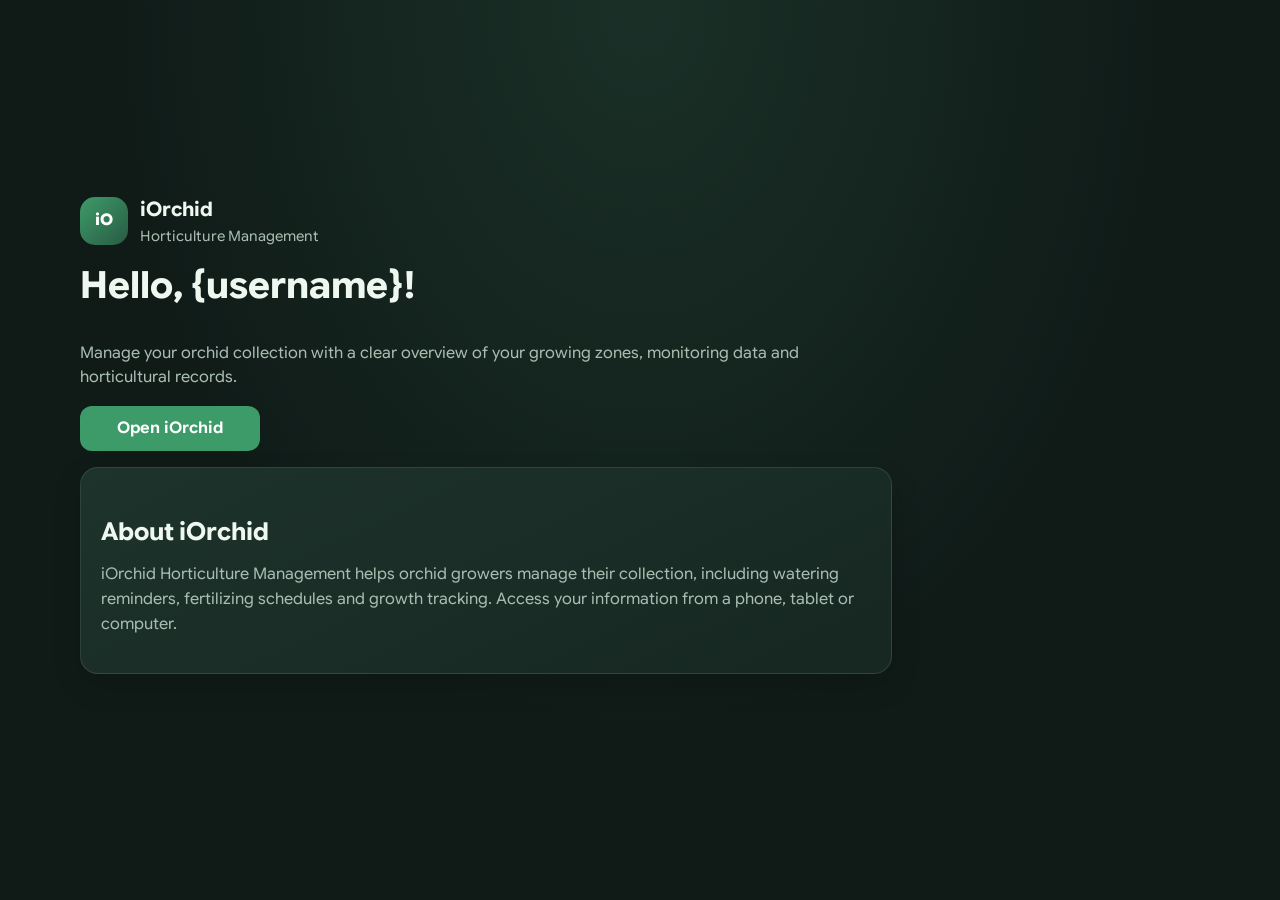
<file: public/index.html>
<!DOCTYPE html>
<html lang="en">
<head>
  <meta charset="UTF-8">
  <meta name="viewport" content="width=device-width, initial-scale=1">
  <meta name="theme-color" content="#101b18">
  <title>iOrchid Horticulture Management</title>
  <link rel="stylesheet" href="generalStyle.css">
</head>
<body>
  <main class="home-panel">
    <div class="brand">
      <div class="logo" aria-hidden="true">iO</div>
      <div><div class="title">iOrchid</div><div class="subtitle">Horticulture Management</div></div>
    </div>
    <h1>Hello, {username}!</h1>
    <p>Manage your orchid collection with a clear overview of your growing zones, monitoring data and horticultural records.</p>
    <a class="btn-primary" href="/program">Open iOrchid</a>
    <section class="card">
      <h2>About iOrchid</h2>
      <p>iOrchid Horticulture Management helps orchid growers manage their collection, including watering reminders, fertilizing schedules and growth tracking. Access your information from a phone, tablet or computer.</p>
    </section>
  </main>
</body>
</html>
</file>
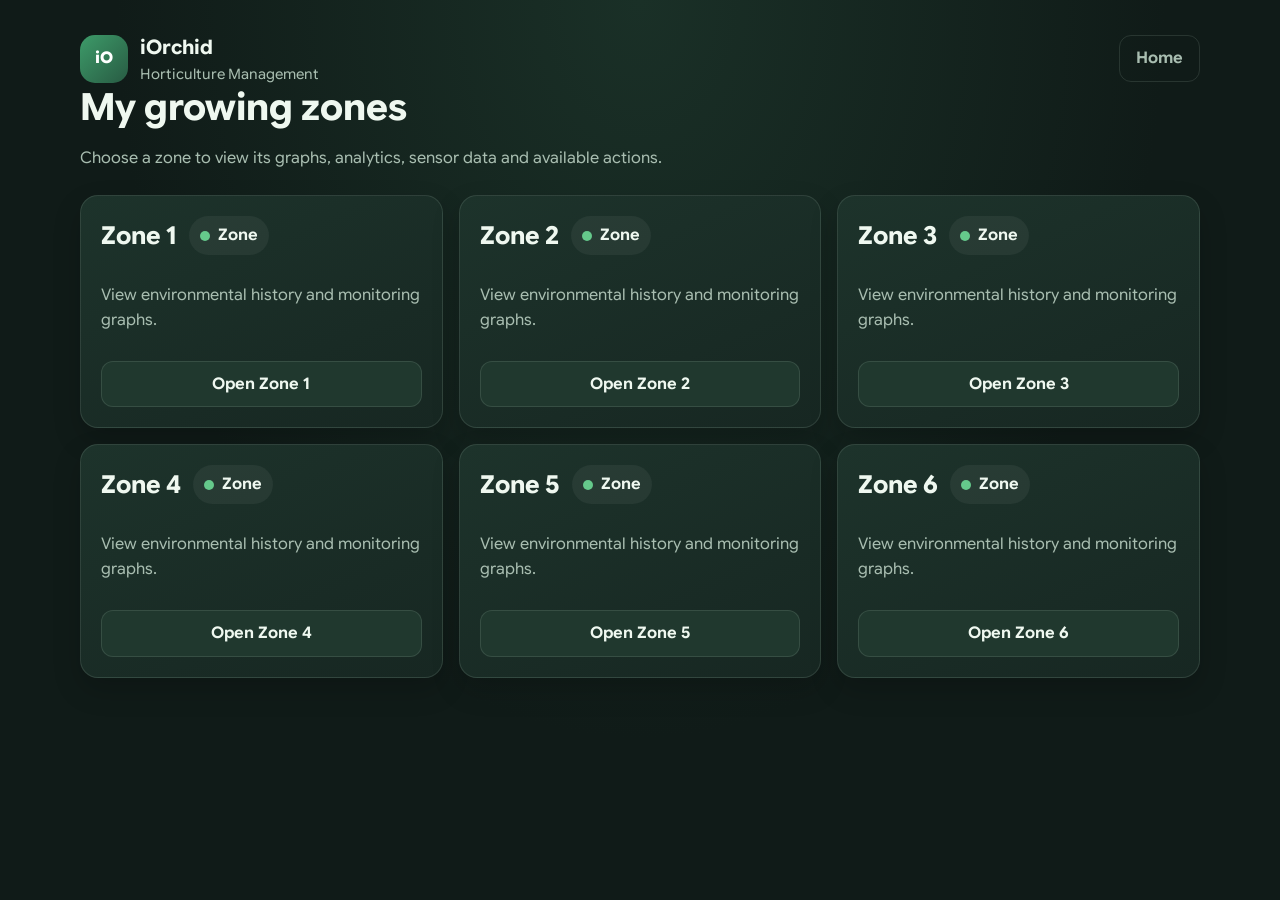
<file: public/iOrchid-Horticultural-Frontend.html>
<!DOCTYPE html>
<html lang="en">
<head>
  <meta charset="UTF-8">
  <meta name="viewport" content="width=device-width, initial-scale=1">
  <meta name="theme-color" content="#101b18">
  <title>iOrchid | Growing Zones</title>
  <link rel="stylesheet" href="generalStyle.css">
</head>
<body>
  <main class="page">
    <header class="header">
      <div class="brand">
        <div class="logo" aria-hidden="true">iO</div>
        <div><div class="title">iOrchid</div><div class="subtitle">Horticulture Management</div></div>
      </div>
      <a class="btn secondary" href="/">Home</a>
    </header>
    <section class="page-heading">
      <h1>My growing zones</h1>
      <p class="muted">Choose a zone to view its graphs, analytics, sensor data and available actions.</p>
    </section>
    <section class="zone-grid" aria-label="Growing zones">
      <article class="card zone-card"><div class="zone-row"><h2 style="margin:0">Zone 1</h2><span class="status"><span class="dot ok"></span>Zone</span></div><p class="muted">View environmental history and monitoring graphs.</p><a class="btn" href="/z1">Open Zone 1</a></article>
      <article class="card zone-card"><div class="zone-row"><h2 style="margin:0">Zone 2</h2><span class="status"><span class="dot ok"></span>Zone</span></div><p class="muted">View environmental history and monitoring graphs.</p><a class="btn" href="/z2">Open Zone 2</a></article>
      <article class="card zone-card"><div class="zone-row"><h2 style="margin:0">Zone 3</h2><span class="status"><span class="dot ok"></span>Zone</span></div><p class="muted">View environmental history and monitoring graphs.</p><a class="btn" href="/z3">Open Zone 3</a></article>
      <article class="card zone-card"><div class="zone-row"><h2 style="margin:0">Zone 4</h2><span class="status"><span class="dot ok"></span>Zone</span></div><p class="muted">View environmental history and monitoring graphs.</p><a class="btn" href="/z4">Open Zone 4</a></article>
      <article class="card zone-card"><div class="zone-row"><h2 style="margin:0">Zone 5</h2><span class="status"><span class="dot ok"></span>Zone</span></div><p class="muted">View environmental history and monitoring graphs.</p><a class="btn" href="/z5">Open Zone 5</a></article>
      <article class="card zone-card"><div class="zone-row"><h2 style="margin:0">Zone 6</h2><span class="status"><span class="dot ok"></span>Zone</span></div><p class="muted">View environmental history and monitoring graphs.</p><a class="btn" href="/z6">Open Zone 6</a></article>
    </section>
  </main>
</body>
</html>
</file>
<file: public/generalStyle.css>
@font-face {
  font-family: 'MyCustomFont';
  src: url('fonts/GoogleSansFlex-VariableFont_GRAD,ROND,opsz,slnt,wdth,wght.ttf') format('truetype');
  font-weight: 100 1000;
  font-style: normal;
  font-display: swap;
}

:root {
  color-scheme: dark;
  --bg: #101b18;
  --surface: #172722;
  --surface-raised: #1d332b;
  --text: #eff8f0;
  --muted: #a8bdb0;
  --accent: #8bd3a6;
  --accent-strong: #3d9b69;
  --success: #65c98b;
  --warning: #f3c969;
  --danger: #f07878;
  --border: rgba(208, 239, 218, .12);
  --radius: 18px;
  --page-width: 1120px;
  font-family: 'MyCustomFont', Inter, system-ui, -apple-system, "Segoe UI", sans-serif;
}

* { box-sizing: border-box; }
html { min-width: 320px; min-height: 100%; background: var(--bg); }
body {
  min-height: 100vh;
  margin: 0;
  padding: 0;
  background: radial-gradient(ellipse at top, #1a3027 0%, var(--bg) 58%);
  color: var(--text);
  font-family: 'MyCustomFont', Inter, system-ui, -apple-system, "Segoe UI", sans-serif;
  line-height: 1.55;
  -webkit-text-size-adjust: 100%;
}
img, canvas, svg, video { max-width: 100%; }
img { height: auto; }
a { color: var(--accent); text-underline-offset: .2em; }
a:hover { color: #b8edc8; }
:focus-visible { outline: 3px solid var(--accent); outline-offset: 3px; }

.app, .page, .home-panel {
  width: min(100% - 40px, var(--page-width));
  margin: 0 auto;
  padding: 32px 0 48px;
}
.header { display: flex; align-items: center; justify-content: space-between; gap: 16px; }
.brand { display: flex; gap: 12px; align-items: center; }
.logo {
  width: 48px; height: 48px; flex: 0 0 48px; border-radius: 15px;
  background: linear-gradient(135deg, var(--accent-strong), #285b43);
  display: grid; place-items: center; color: white; font-weight: 800;
}
.title { font-size: 1.25rem; font-weight: 700; }
.subtitle, .muted { color: var(--muted); }
.subtitle { font-size: .9rem; }

h1, h2, h3, h4 { line-height: 1.2; }
h1 { font-size: clamp(1.7rem, 4vw, 2.35rem); margin: 0 0 1rem; }
h2 { font-size: clamp(1.2rem, 3vw, 1.55rem); margin: 1.8rem 0 .9rem; }
h3 { font-size: 1.05rem; }
p { max-width: 70ch; }

.grid { display: grid; grid-template-columns: repeat(3, minmax(0, 1fr)); gap: 16px; margin-top: 20px; }
.card {
  min-width: 0;
  padding: 20px;
  border: 1px solid var(--border);
  border-radius: var(--radius);
  background: linear-gradient(155deg, var(--surface-raised), var(--surface));
  box-shadow: 0 12px 28px rgba(0,0,0,.18);
}
.card h3 { margin: 0 0 8px; }
.card .meta { color: var(--muted); font-size: .9rem; }
.zone-row { display: flex; gap: 12px; align-items: center; }
.zone-name { font-weight: 700; }
.zone-value { margin-left: auto; font-weight: 700; color: var(--accent); }

.controls { display: flex; gap: 10px; flex-wrap: wrap; margin-top: 14px; }
button, .btn, .btn-primary, .zone-pill {
  min-height: 44px;
  font: inherit;
  cursor: pointer;
  touch-action: manipulation;
}
.btn, .btn-primary {
  display: inline-flex; align-items: center; justify-content: center;
  gap: 8px; padding: 10px 16px; border-radius: 12px;
  border: 1px solid var(--border); background: #20382e; color: var(--text);
  text-decoration: none; font-weight: 650;
}
.btn:hover { background: #2b493b; }
.btn.secondary { color: var(--muted); background: transparent; }
.btn.success { background: var(--accent-strong); color: white; border-color: transparent; }
.btn.danger { background: #8d343c; color: white; border-color: transparent; }
.btn-primary { background: var(--accent-strong); color: white; border: 0; }
.btn-primary:hover { background: #347f57; }
button:active, .btn:active, .btn-primary:active { transform: translateY(1px); }

.status { display: inline-flex; gap: 8px; align-items: center; padding: 7px 11px; border-radius: 999px; background: rgba(255,255,255,.05); font-weight: 650; }
.dot { width: 10px; height: 10px; border-radius: 50%; }
.dot.ok { background: var(--success); }
.dot.warn { background: var(--warning); }
.dot.bad { background: var(--danger); }

.logs { min-height: 120px; max-height: 260px; overflow: auto; background: rgba(0,0,0,.22); padding: 14px; border: 1px solid var(--border); border-radius: 12px; font-family: ui-monospace, SFMono-Regular, monospace; font-size: .85rem; color: #d6eee0; overflow-wrap: anywhere; }
.logs .info { color: var(--muted); }
.logs .warn { color: var(--warning); }
.logs .fatal { color: var(--danger); }

.footer { display: flex; justify-content: space-between; align-items: center; gap: 12px; margin-top: 22px; color: var(--muted); font-size: .9rem; }
label { display: block; font-size: .9rem; color: var(--muted); margin-bottom: 7px; }
input, select, textarea {
  width: 100%; min-height: 44px; padding: 10px 12px;
  border-radius: 10px; border: 1px solid var(--border);
  background: #102019; color: var(--text); font: inherit;
}
input:focus, select:focus, textarea:focus { outline: 2px solid var(--accent); outline-offset: 1px; }
.flex { display: flex; gap: 12px; align-items: center; }
.hidden { display: none !important; }

.zone-strip { display: flex; gap: 8px; overflow-x: auto; padding: 4px 2px 10px; margin-top: 12px; scrollbar-width: thin; }
.zone-pill { flex: 0 0 auto; padding: 8px 14px; border-radius: 999px; background: var(--surface); border: 1px solid var(--border); color: var(--text); text-decoration: none; }
.zone-pill.active { background: var(--accent-strong); color: white; border-color: transparent; }

.home-panel {
  min-height: 100svh;
  display: flex; flex-direction: column; justify-content: center; align-items: flex-start;
}
.home-panel > * { margin-bottom: 16px; }
.home-panel p { color: var(--muted); }
.home-panel .btn-primary { min-width: 180px; }

.zone-grid { display: grid; grid-template-columns: repeat(3, minmax(0, 1fr)); gap: 16px; margin-top: 24px; }
.zone-card { display: flex; flex-direction: column; gap: 12px; }
.zone-card .btn { width: 100%; }

.graph-section {
  margin: 18px 0; padding: 18px;
  background: var(--surface); border: 1px solid var(--border);
  border-radius: var(--radius); overflow: hidden;
}
.graph-section h2 { margin: 0 0 12px; font-size: 1.1rem; }
.graph-section img { display: block; width: 100%; height: auto; object-fit: contain; border-radius: 10px; background: rgba(0,0,0,.12); }
.page-heading { margin-bottom: 22px; }
.period-heading { margin-top: 30px; }

@media (max-width: 760px) {
  .grid, .zone-grid { grid-template-columns: repeat(2, minmax(0, 1fr)); }
  .app, .page, .home-panel { width: min(100% - 32px, var(--page-width)); padding-top: 24px; }
}
@media (max-width: 520px) {
  .grid, .zone-grid { grid-template-columns: 1fr; gap: 12px; }
  .app, .page, .home-panel { width: min(100% - 28px, var(--page-width)); padding-top: 18px; padding-bottom: 32px; }
  .card, .graph-section { padding: 15px; border-radius: 15px; }
  .header { align-items: flex-start; }
  .logo { width: 42px; height: 42px; flex-basis: 42px; }
  .footer { align-items: flex-start; flex-direction: column; }
  .controls { display: grid; grid-template-columns: 1fr; }
  .controls > * { width: 100%; }
}
@media (prefers-reduced-motion: reduce) {
  *, *::before, *::after { scroll-behavior: auto !important; transition-duration: .01ms !important; animation-duration: .01ms !important; animation-iteration-count: 1 !important; }
}
</file>
